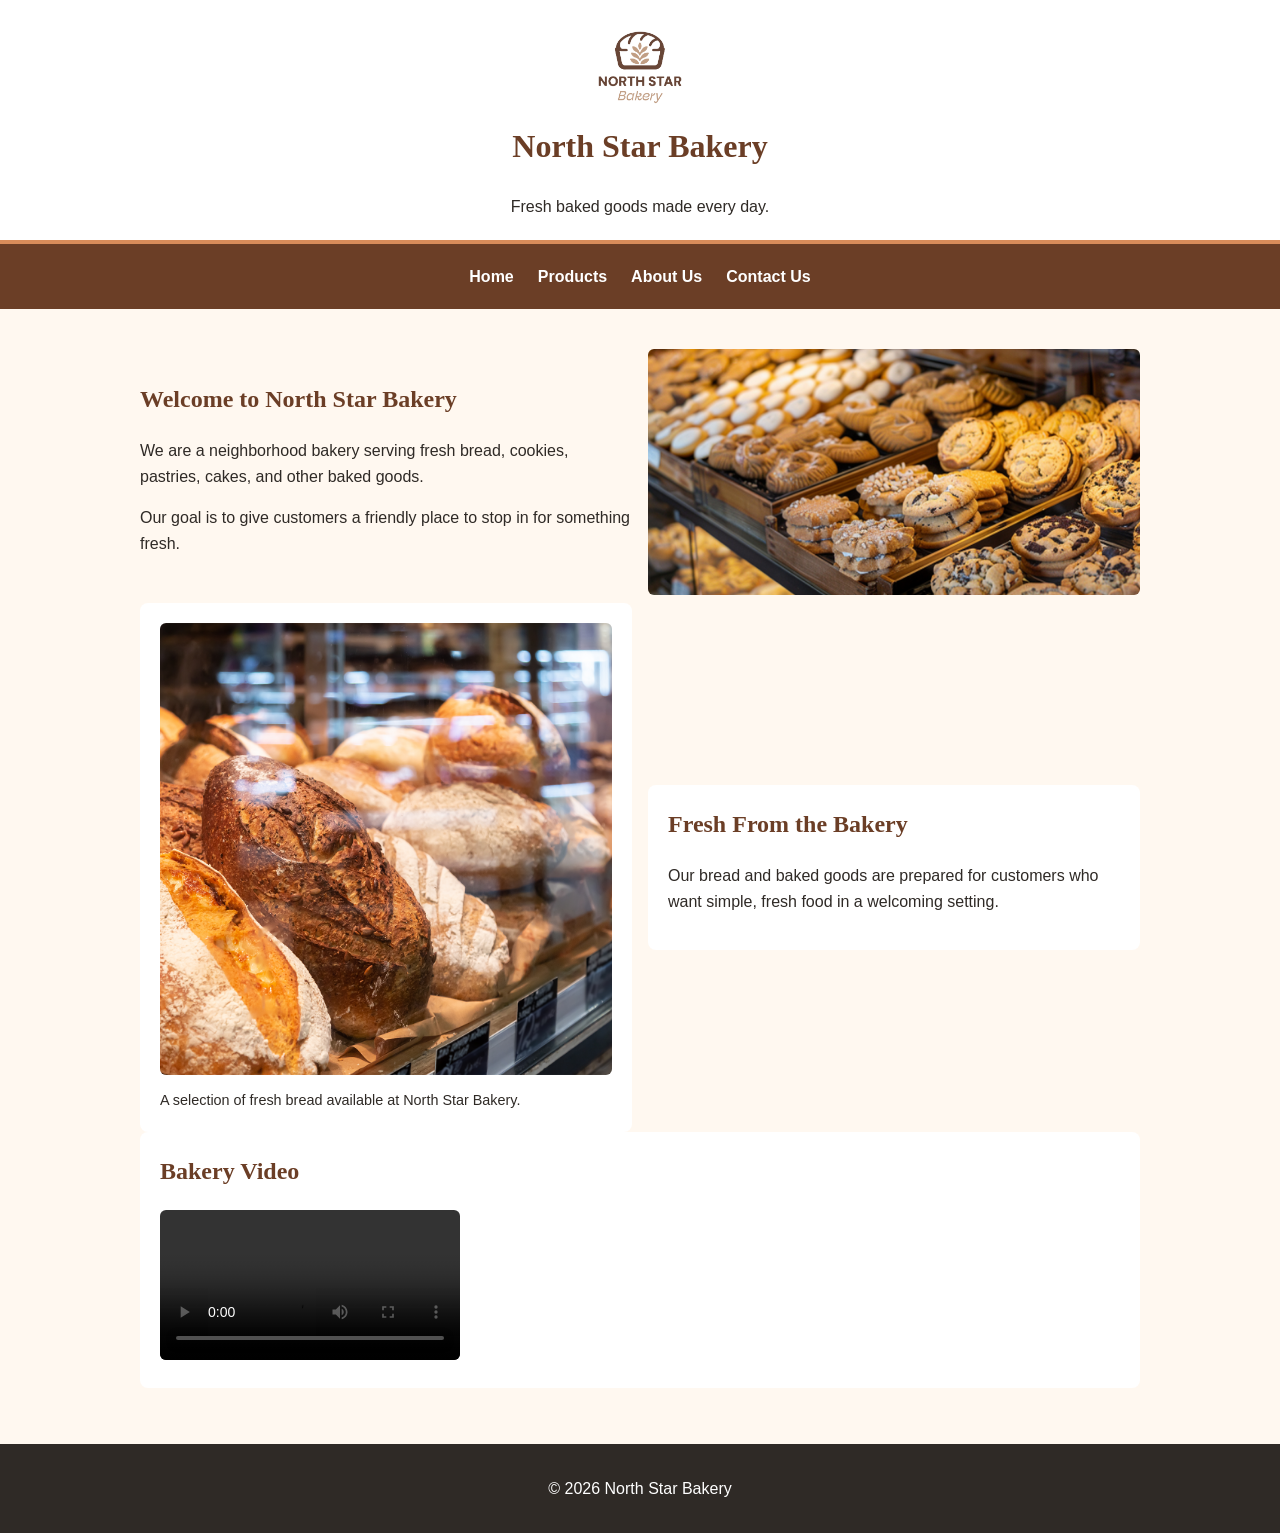
<file: index.html>
<!DOCTYPE html>
<html lang="en">
<head>
    <meta charset="UTF-8">
    <meta name="viewport" content="width=device-width, initial-scale=1.0">
    <title>North Star Bakery | Home</title>
    <link rel="stylesheet" href="styles.css">
</head>
<body>
<header>
    <img class="logo" src="bakery-logo_c.png" alt="North Star Bakery logo">
    <h1>North Star Bakery</h1>
    <p>Fresh baked goods made every day.</p>
</header>
<nav aria-label="Main navigation">
    <ul class="nav-links">
        <li><a href="index.html">Home</a></li>
        <li><a href="products.html">Products</a></li>
        <li><a href="about.html">About Us</a></li>
        <li><a href="contact.html">Contact Us</a></li>
    </ul>
</nav>
<main>
    <section class="hero">
        <div>
            <h2>Welcome to North Star Bakery</h2>
            <p>We are a neighborhood bakery serving fresh bread, cookies, pastries, cakes, and other baked goods.</p>
            <p>Our goal is to give customers a friendly place to stop in for something fresh.</p>
        </div>
        <picture>
            <source media="(max-width: 600px)" srcset="bakery-feature-small_c.png">
            <img src="bakery-feature-large_c.png"
                 alt="Bakery display filled with cookies and other baked treats">
        </picture>
    </section>

    <section class="content-row">
        <figure class="card">
            <img src="bakery-bread_c.png"
                 alt="Fresh loaves of bread displayed behind a bakery counter">
            <figcaption>A selection of fresh bread available at North Star Bakery.</figcaption>
        </figure>
        <div class="card">
            <h2>Fresh From the Bakery</h2>
            <p>Our bread and baked goods are prepared for customers who want simple, fresh food in a welcoming setting.</p>
        </div>
    </section>

    <section class="card">
        <h2>Bakery Video</h2>
        <video controls>
            <source src="bakery-tour.mp4" type="video/mp4">
            Your browser does not support the video. Visit North Star Bakery to see the bakery in person.
        </video>
    </section>
</main>
<footer>
    <p>&copy; 2026 North Star Bakery</p>
</footer>
    <script src="script.js"></script>
</body>
</html>
</file>
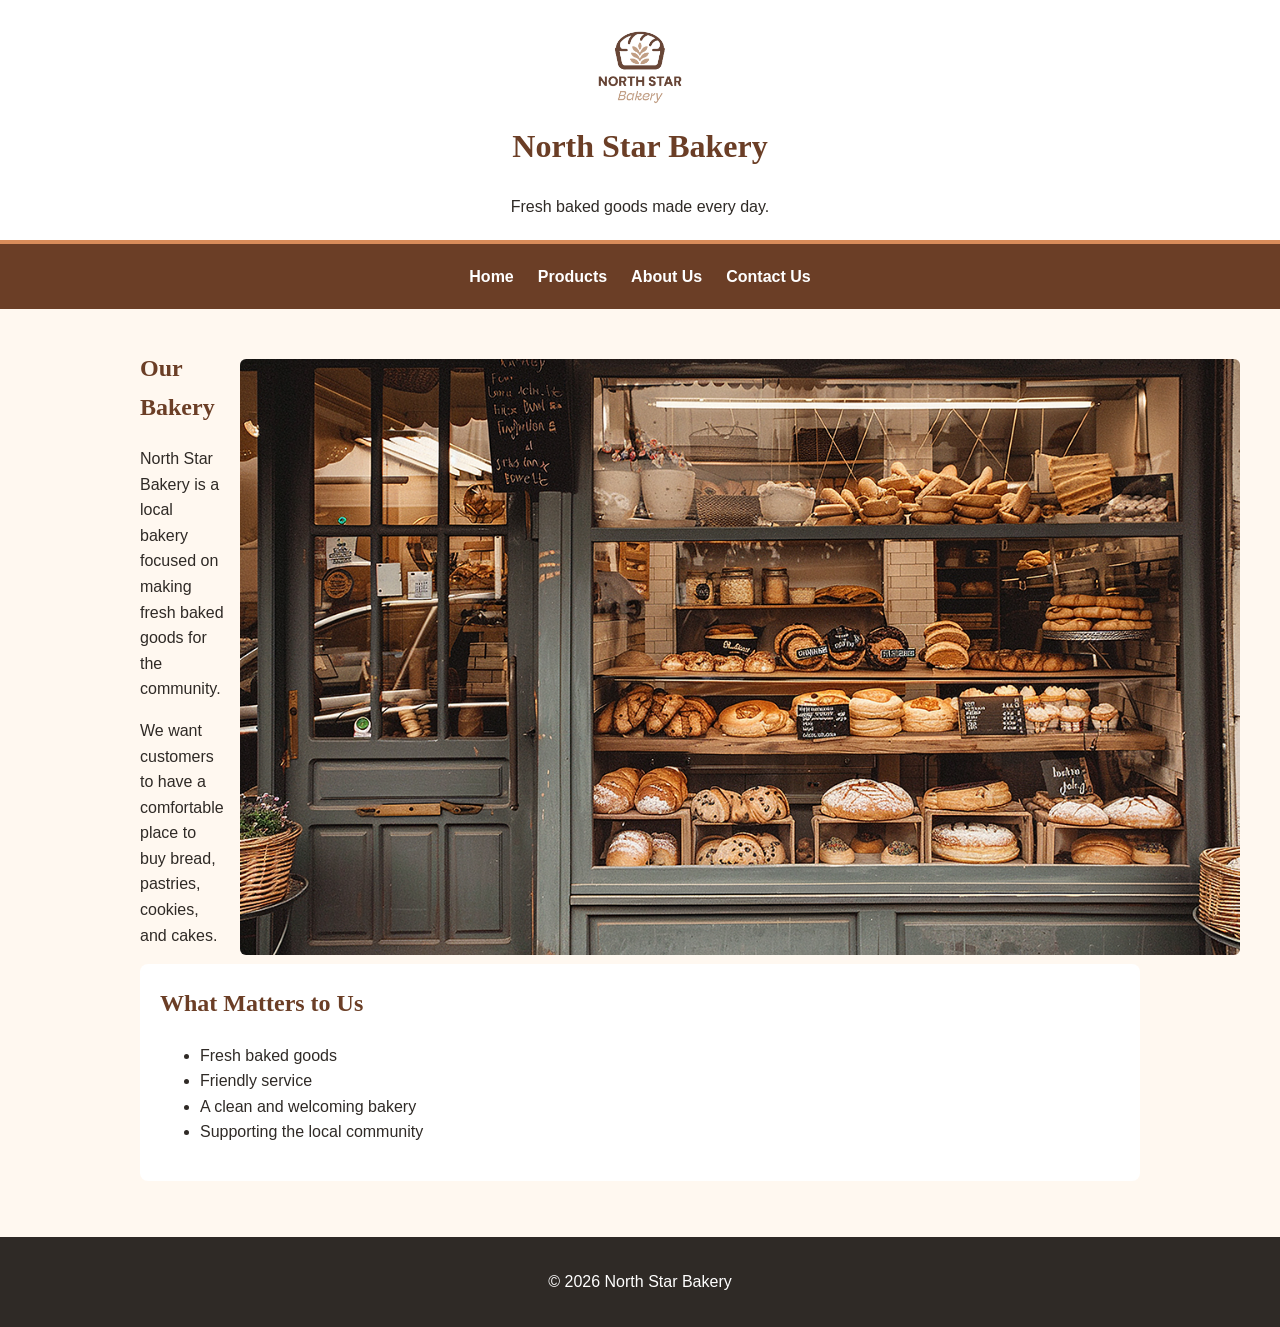
<file: about.html>
<!DOCTYPE html>
<html lang="en">
<head>
    <meta charset="UTF-8">
    <meta name="viewport" content="width=device-width, initial-scale=1.0">
    <title>North Star Bakery | About Us</title>
    <link rel="stylesheet" href="styles.css">
</head>
<body>
<header>
    <img class="logo" src="bakery-logo_c.png" alt="North Star Bakery logo">
    <h1>North Star Bakery</h1>
    <p>Fresh baked goods made every day.</p>
</header>
<nav aria-label="Main navigation">
    <ul class="nav-links">
        <li><a href="index.html">Home</a></li>
        <li><a href="products.html">Products</a></li>
        <li><a href="about.html">About Us</a></li>
        <li><a href="contact.html">Contact Us</a></li>
    </ul>
</nav>
<main>
    <section class="content-row">
        <div>
            <h2>Our Bakery</h2>
            <p>North Star Bakery is a local bakery focused on making fresh baked goods for the community.</p>
            <p>We want customers to have a comfortable place to buy bread, pastries, cookies, and cakes.</p>
        </div>
        <img src="bakery-storefront_c.png"
             alt="Front of North Star Bakery with breads and baked goods in the window">
    </section>

    <section class="info-box">
        <h2>What Matters to Us</h2>
        <ul>
            <li>Fresh baked goods</li>
            <li>Friendly service</li>
            <li>A clean and welcoming bakery</li>
            <li>Supporting the local community</li>
        </ul>
    </section>
</main>
<footer>
    <p>&copy; 2026 North Star Bakery</p>
</footer>
    <script src="script.js"></script>
</body>
</html>
</file>
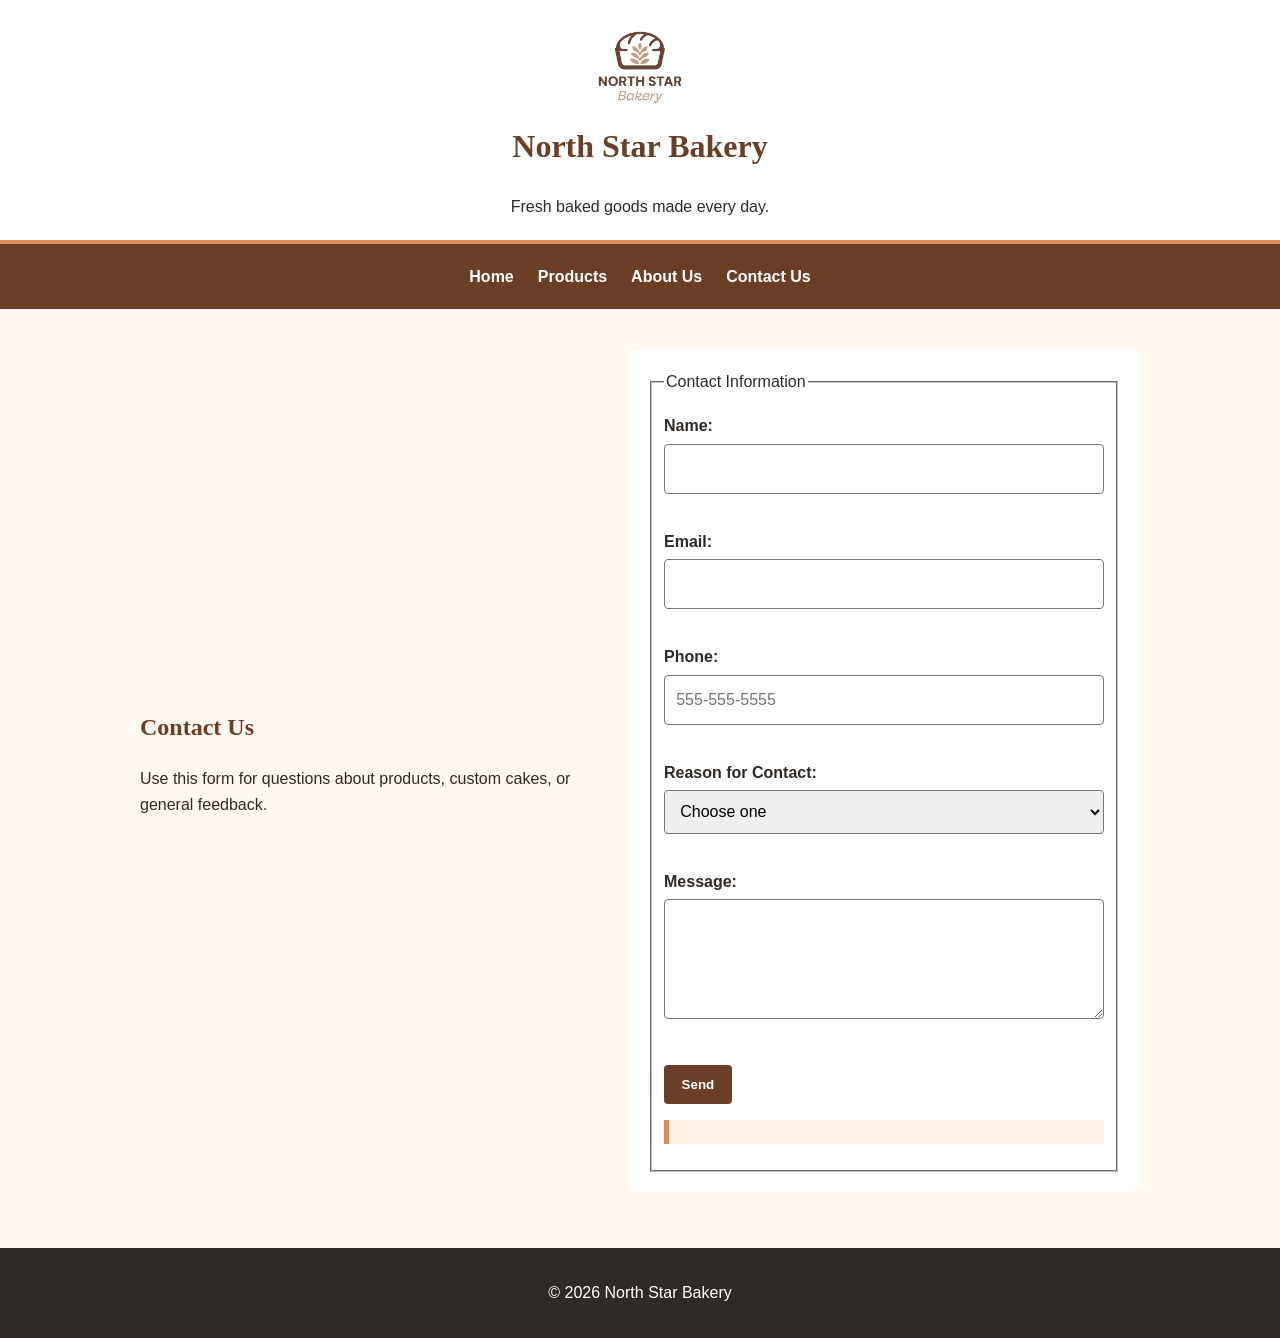
<file: contact.html>
<!DOCTYPE html>
<html lang="en">
<head>
    <meta charset="UTF-8">
    <meta name="viewport" content="width=device-width, initial-scale=1.0">
    <title>North Star Bakery | Contact Us</title>
    <link rel="stylesheet" href="styles.css">
</head>
<body>
<header>
    <img class="logo" src="bakery-logo_c.png" alt="North Star Bakery logo">
    <h1>North Star Bakery</h1>
    <p>Fresh baked goods made every day.</p>
</header>
<nav aria-label="Main navigation">
    <ul class="nav-links">
        <li><a href="index.html">Home</a></li>
        <li><a href="products.html">Products</a></li>
        <li><a href="about.html">About Us</a></li>
        <li><a href="contact.html">Contact Us</a></li>
    </ul>
</nav>
<main>
    <section class="content-row">
        <div>
            <h2>Contact Us</h2>
            <p>Use this form for questions about products, custom cakes, or general feedback.</p>
        </div>
        <form id="contact-form" action="#" method="post" novalidate>
            <fieldset>
                <legend>Contact Information</legend>

                <label for="name">Name:</label>
                <input type="text" id="name" name="name" required minlength="2" aria-describedby="name-error">
                <span class="error-message" id="name-error"></span>

                <label for="email">Email:</label>
                <input type="email" id="email" name="email" required aria-describedby="email-error">
                <span class="error-message" id="email-error"></span>

                <label for="phone">Phone:</label>
                <input type="tel" id="phone" name="phone"
                       pattern="[0-9]{3}-[0-9]{3}-[0-9]{4}"
                       placeholder="555-555-5555">
                <span class="error-message" id="phone-error"></span>

                <label for="reason">Reason for Contact:</label>
                <select id="reason" name="reason" required aria-describedby="reason-error">
                    <option value="">Choose one</option>
                    <option value="question">General Question</option>
                    <option value="cake">Custom Cake</option>
                    <option value="feedback">Feedback</option>
                </select>
                <span class="error-message" id="reason-error"></span>

                <label for="message">Message:</label>
                <textarea id="message" name="message" required minlength="10" aria-describedby="message-error"></textarea>
                <span class="error-message" id="message-error"></span>

                <button type="submit">Send</button>
                <p id="form-success" class="success-message" aria-live="polite"></p>
            </fieldset>
        </form>
    </section>
</main>
<footer>
    <p>&copy; 2026 North Star Bakery</p>
</footer>
    <script src="script.js"></script>
</body>
</html>
</file>
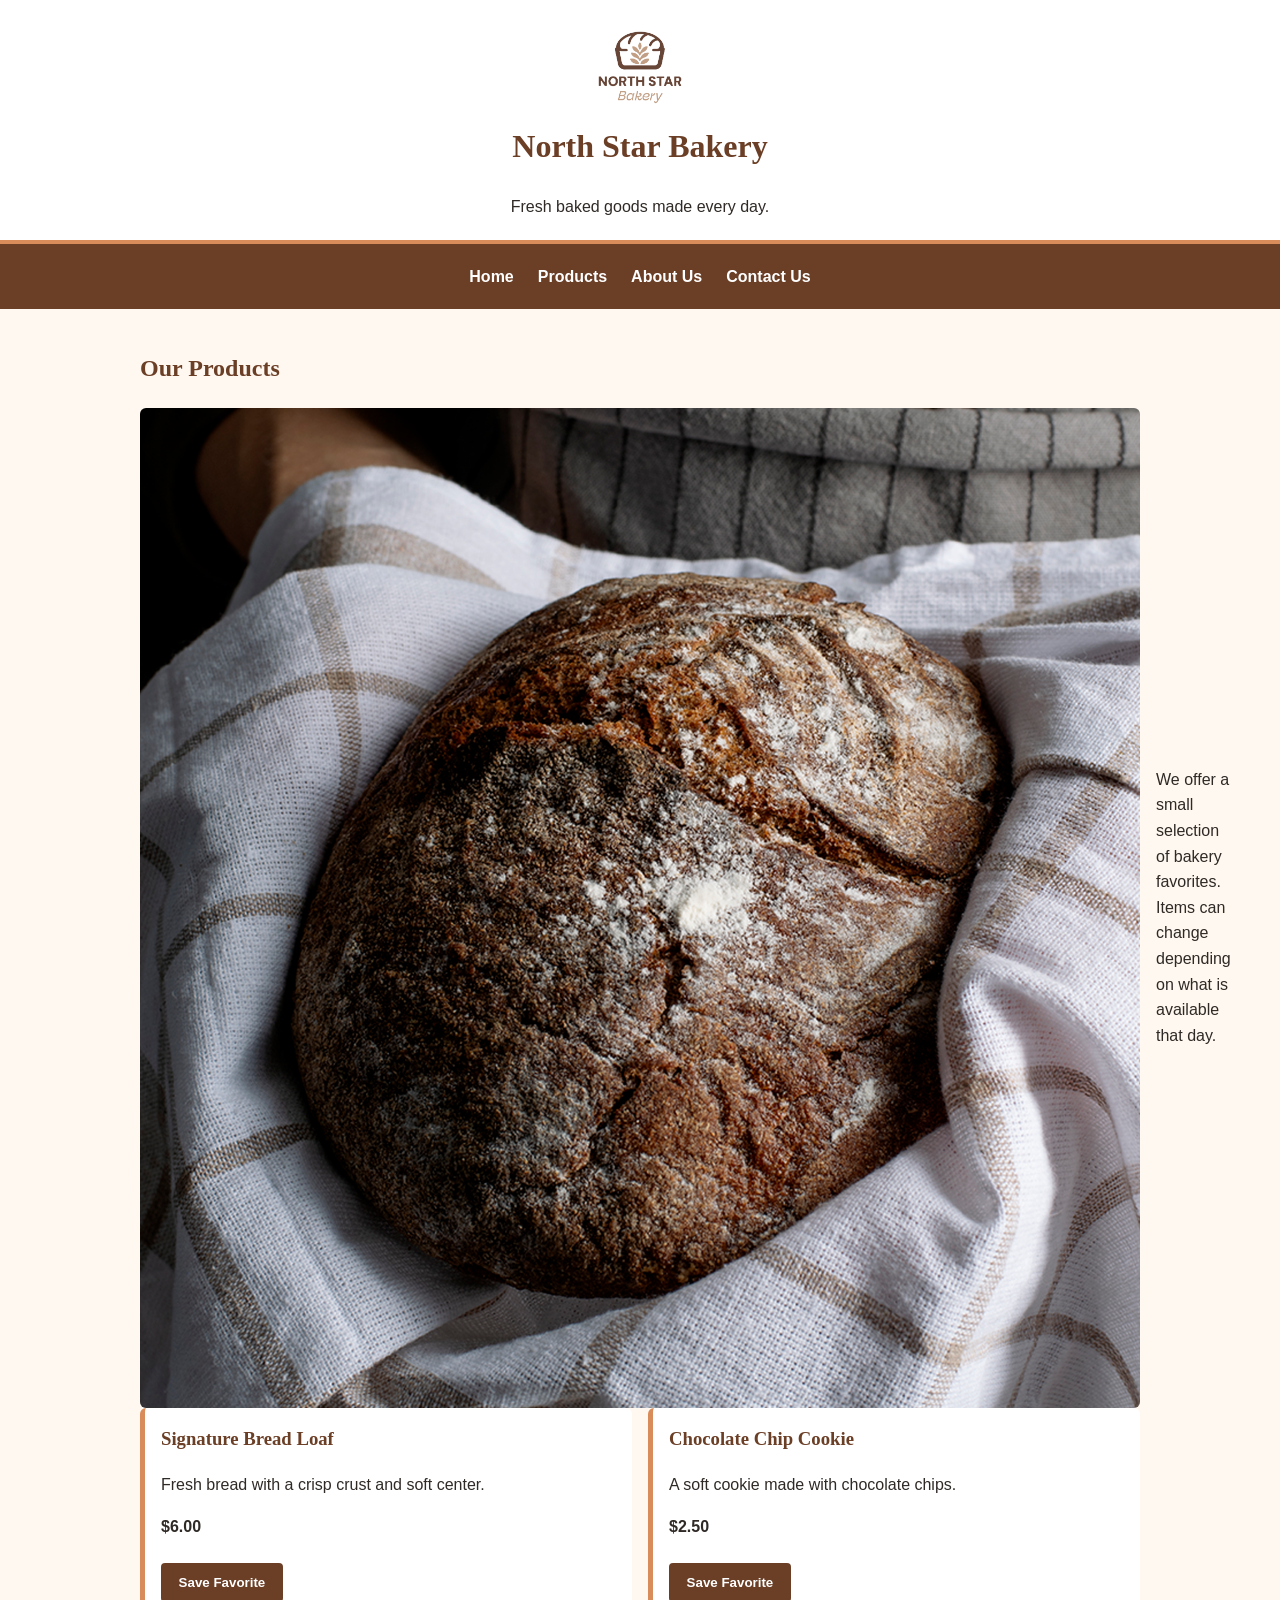
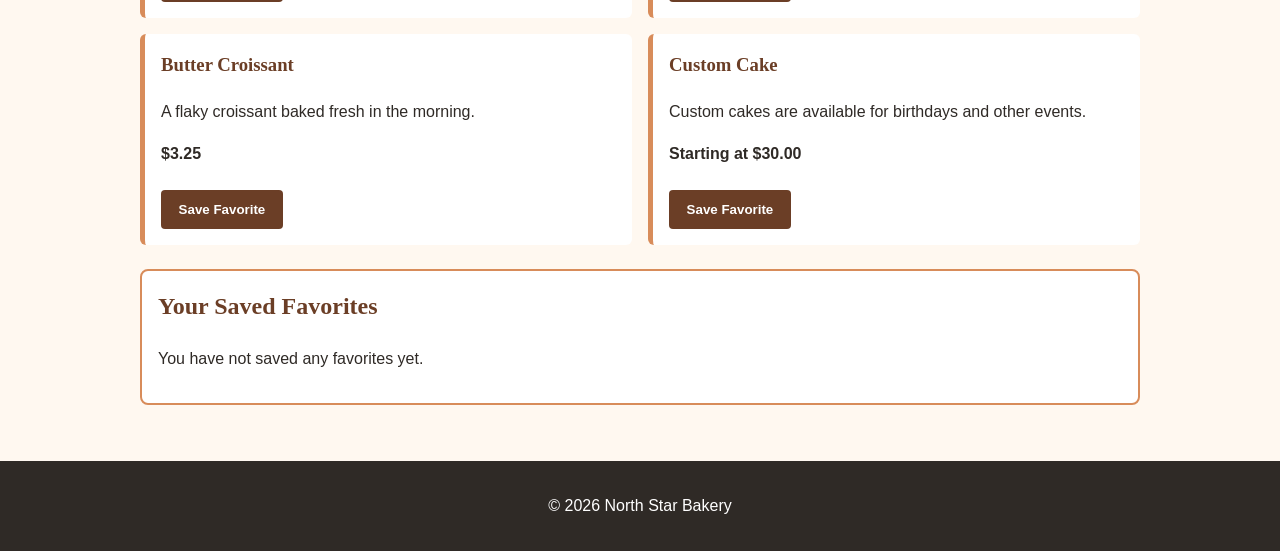
<file: products.html>
<!DOCTYPE html>
<html lang="en">
<head>
    <meta charset="UTF-8">
    <meta name="viewport" content="width=device-width, initial-scale=1.0">
    <title>North Star Bakery | Products</title>
    <link rel="stylesheet" href="styles.css">
</head>
<body>
<header>
    <img class="logo" src="bakery-logo_c.png" alt="North Star Bakery logo">
    <h1>North Star Bakery</h1>
    <p>Fresh baked goods made every day.</p>
</header>
<nav aria-label="Main navigation">
    <ul class="nav-links">
        <li><a href="index.html">Home</a></li>
        <li><a href="products.html">Products</a></li>
        <li><a href="about.html">About Us</a></li>
        <li><a href="contact.html">Contact Us</a></li>
    </ul>
</nav>
<main>
    <section>
        <h2>Our Products</h2>
        <div class="content-row">
            <img src="bakery-signature-loaf_c.png"
                 alt="North Star Bakery signature loaf resting on a cloth">
            <div>
                <p>We offer a small selection of bakery favorites. Items can change depending on what is available that day.</p>
            </div>
        </div>

        <div class="product-grid">
            <article class="product-card">
                <h3>Signature Bread Loaf</h3>
                <p>Fresh bread with a crisp crust and soft center.</p>
                <p><strong>$6.00</strong></p>
                <button type="button" class="favorite-btn" data-product="bread" aria-pressed="false">Save Favorite</button>
            </article>
            <article class="product-card">
                <h3>Chocolate Chip Cookie</h3>
                <p>A soft cookie made with chocolate chips.</p>
                <p><strong>$2.50</strong></p>
                <button type="button" class="favorite-btn" data-product="cookie" aria-pressed="false">Save Favorite</button>
            </article>
            <article class="product-card">
                <h3>Butter Croissant</h3>
                <p>A flaky croissant baked fresh in the morning.</p>
                <p><strong>$3.25</strong></p>
                <button type="button" class="favorite-btn" data-product="croissant" aria-pressed="false">Save Favorite</button>
            </article>
            <article class="product-card">
                <h3>Custom Cake</h3>
                <p>Custom cakes are available for birthdays and other events.</p>
                <p><strong>Starting at $30.00</strong></p>
                <button type="button" class="favorite-btn" data-product="cake" aria-pressed="false">Save Favorite</button>
            </article>
        </div>

        <section class="saved-box" aria-live="polite">
            <h2>Your Saved Favorites</h2>
            <p id="favorites-empty">You have not saved any favorites yet.</p>
            <ul id="favorites-list"></ul>
        </section>
    </section>
</main>
<footer>
    <p>&copy; 2026 North Star Bakery</p>
</footer>
    <script src="script.js"></script>
</body>
</html>
</file>
<file: styles.css>
/* North Star Bakery - Touchstone 3 */
:root {
    --cream: #FFF8F0;
    --brown: #6B3E26;
    --peach: #D88C5A;
    --charcoal: #2F2A26;
}

* {
    box-sizing: border-box;
}

body {
    margin: 0;
    font-family: Arial, sans-serif;
    background-color: var(--cream);
    color: var(--charcoal);
    line-height: 1.6;
}

h1, h2, h3 {
    font-family: Georgia, serif;
    color: var(--brown);
    margin-top: 0;
}

header {
    text-align: center;
    padding: 1.25rem 1rem;
    background-color: white;
    border-bottom: 4px solid var(--peach);
}

.logo {
    width: 110px;
    height: auto;
}

header p {
    margin-bottom: 0;
}

nav {
    background-color: var(--brown);
}

.nav-links {
    display: flex;
    flex-direction: column;
    list-style: none;
    margin: 0;
    padding: 0.5rem;
}

.nav-links a {
    display: block;
    color: white;
    text-decoration: none;
    text-align: center;
    padding: 0.75rem;
    font-weight: bold;
}

.nav-links a:hover,
.nav-links a:focus {
    background-color: var(--peach);
    color: var(--charcoal);
}

main {
    width: min(92%, 1000px);
    margin: 0 auto;
    padding: 1.5rem 0;
}

.hero,
.content-row,
.product-grid {
    display: flex;
    flex-direction: column;
    gap: 1rem;
}

.card,
form,
.info-box {
    background-color: white;
    padding: 1.25rem;
    border-radius: 8px;
}

img,
video {
    max-width: 100%;
    height: auto;
    border-radius: 6px;
}

figure {
    margin: 0;
}

figcaption {
    margin-top: 0.4rem;
    font-size: 0.9rem;
}

.product-card {
    background-color: white;
    padding: 1rem;
    border-left: 5px solid var(--peach);
    border-radius: 6px;
}

label {
    display: block;
    margin-top: 0.8rem;
    font-weight: bold;
}

input,
select,
textarea {
    width: 100%;
    padding: 0.7rem;
    margin-top: 0.3rem;
    border: 1px solid #777;
    border-radius: 4px;
    font: inherit;
}

textarea {
    min-height: 120px;
}

button {
    margin-top: 1rem;
    padding: 0.75rem 1.1rem;
    border: 0;
    border-radius: 4px;
    background-color: var(--brown);
    color: white;
    font-weight: bold;
    cursor: pointer;
}

button:hover,
button:focus {
    background-color: var(--peach);
    color: var(--charcoal);
}

footer {
    text-align: center;
    background-color: var(--charcoal);
    color: white;
    padding: 1rem;
    margin-top: 1rem;
}

@media (min-width: 700px) {
    .nav-links {
        flex-direction: row;
        justify-content: center;
    }

    .hero,
    .content-row {
        flex-direction: row;
        align-items: center;
    }

    .hero > *,
    .content-row > * {
        flex: 1;
    }

    .product-grid {
        flex-direction: row;
        flex-wrap: wrap;
    }

    .product-card {
        flex: 1 1 calc(50% - 1rem);
    }

    main {
        padding: 2.5rem 0;
    }
}


/* Touchstone 4 interactive styles */
.favorite-btn {
    margin-top: 0.5rem;
}

.favorite-btn.saved {
    background-color: var(--peach);
    color: var(--charcoal);
}

.saved-box {
    margin-top: 1.5rem;
    background-color: white;
    padding: 1rem;
    border-radius: 8px;
    border: 2px solid var(--peach);
}

.saved-box ul {
    padding-left: 1.25rem;
}

.error-message {
    display: block;
    min-height: 1.2rem;
    margin-top: 0.2rem;
    color: #8B1E1E;
    font-size: 0.9rem;
}

input.invalid,
textarea.invalid,
select.invalid {
    border: 2px solid #8B1E1E;
}

.success-message {
    margin-top: 1rem;
    padding: 0.75rem;
    background-color: #fff3e8;
    border-left: 5px solid var(--peach);
}
</file>
